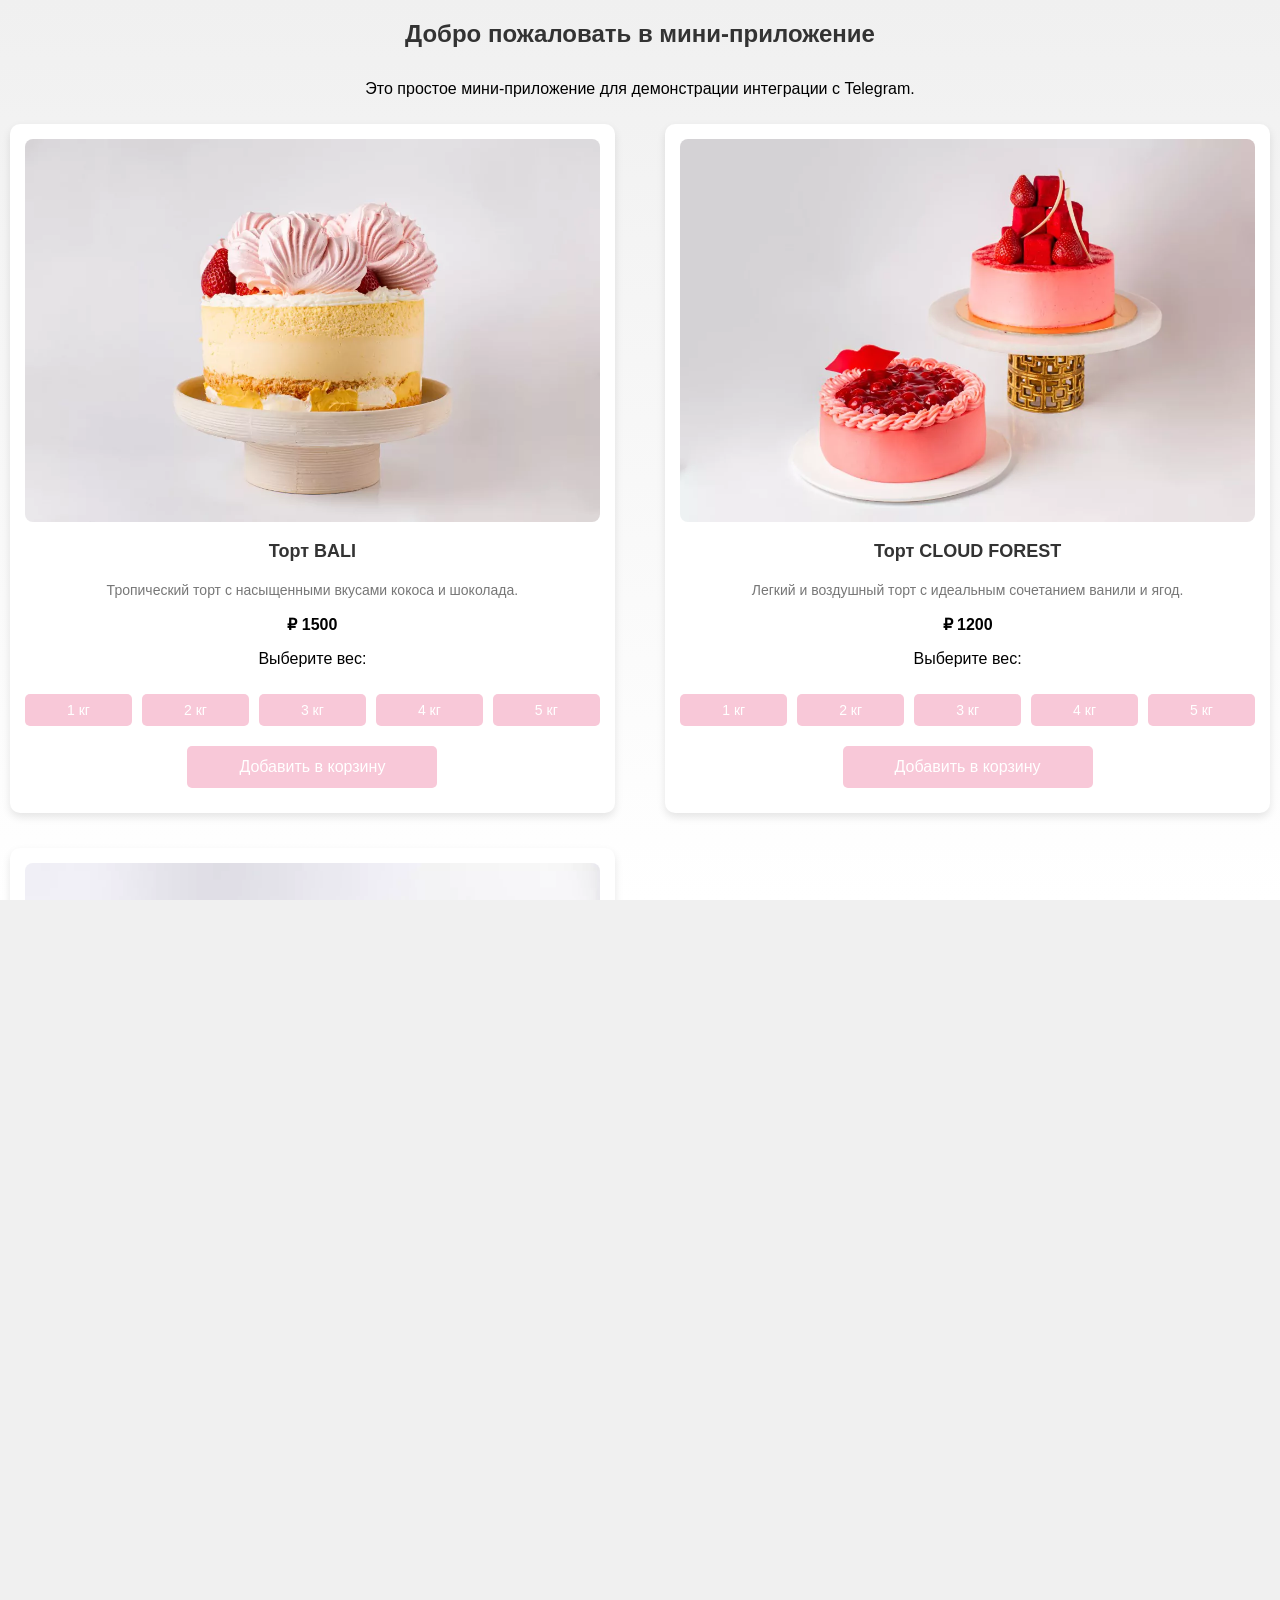
<file: src/main/webapp/index.html>
<!DOCTYPE html>
<html lang="ru">
<head>
    <script src="https://telegram.org/js/telegram-web-app.js"></script>
    <meta charset="UTF-8">
    <meta name="viewport" content="width=device-width, initial-scale=1.0">
    <title>Мини-приложение</title>
    <link rel="stylesheet" href="style.css">
</head>
<body>
<h1>Добро пожаловать в мини-приложение</h1>
<p>Это простое мини-приложение для демонстрации интеграции с Telegram.</p>

<div class="products-container">
    <div class="product" data-id="1" data-name="Торт BALI" data-price="1500">
        <div class="dish__image">
            <img src="img_cake/min_bali-71.jpg.webp" alt="Торт BALI">
        </div>
        <p class="dish__name">Торт BALI</p>
        <p class="product-description">Тропический торт с насыщенными вкусами кокоса и шоколада.</p>
        <p class="product-price">₽ 1500</p>
        <p>Выберите вес:</p>
        <div class="weight-buttons">
            <button class="weight-btn" data-weight="1">1 кг</button>
            <button class="weight-btn" data-weight="2">2 кг</button>
            <button class="weight-btn" data-weight="3">3 кг</button>
            <button class="weight-btn" data-weight="4">4 кг</button>
            <button class="weight-btn" data-weight="5">5 кг</button>
        </div>
        <button class="add-to-cart">Добавить в корзину</button>
    </div>

    <div class="product" data-id="2" data-name="Торт CLOUD FOREST" data-price="1200">
        <div class="dish__image">
            <img src="img_cake/min_cf-180.jpg.webp" alt="Торт CLOUD FOREST">
        </div>
        <p class="dish__name">Торт CLOUD FOREST</p>
        <p class="product-description">Легкий и воздушный торт с идеальным сочетанием ванили и ягод.</p>
        <p class="product-price">₽ 1200</p>
        <p>Выберите вес:</p>
        <div class="weight-buttons">
            <button class="weight-btn" data-weight="1">1 кг</button>
            <button class="weight-btn" data-weight="2">2 кг</button>
            <button class="weight-btn" data-weight="3">3 кг</button>
            <button class="weight-btn" data-weight="4">4 кг</button>
            <button class="weight-btn" data-weight="5">5 кг</button>
        </div>
        <button class="add-to-cart">Добавить в корзину</button>
    </div>
    <div id="toast-container" class="toast-container"></div>

    <div class="product" data-id="3" data-name="Торт MALIBU" data-price="1800">
        <div class="dish__image">
            <img src="img_cake/min_malibu-77.jpg.webp" alt="Торт MALIBU">
        </div>
        <p class="dish__name">Торт MALIBU</p>
        <p class="product-description">Декоративный торт с тропическим акцентом Malibu, с ромом и кокосом.</p>
        <p class="product-price">₽ 1800</p>
        <p>Выберите вес:</p>
        <div class="weight-buttons">
            <button class="weight-btn" data-weight="1">1 кг</button>
            <button class="weight-btn" data-weight="2">2 кг</button>
            <button class="weight-btn" data-weight="3">3 кг</button>
            <button class="weight-btn" data-weight="4">4 кг</button>
            <button class="weight-btn" data-weight="5">5 кг</button>
        </div>
        <button class="add-to-cart">Добавить в корзину</button>
    </div>
</div>

<!-- Кнопка перехода в корзину -->
<div class="cart-button-container">
    <button id="goToCartButton">Перейти в корзину</button>
</div>

<script src="script.js"></script>
</body>
</html>
</file>
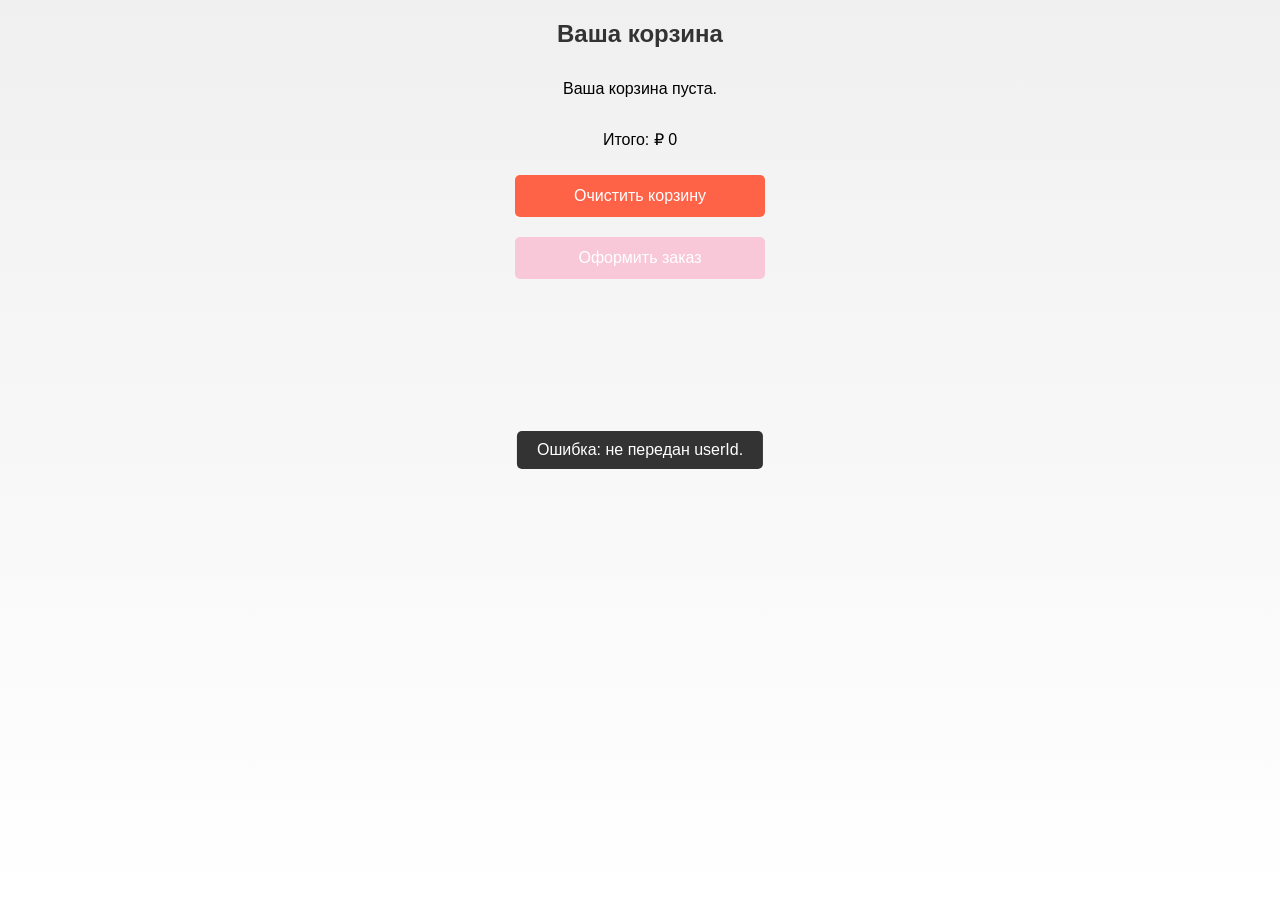
<file: src/main/webapp/cart.html>
<!DOCTYPE html>
<html lang="ru">
<head>
    <meta charset="UTF-8">
    <meta name="viewport" content="width=device-width, initial-scale=1.0">
    <title>Корзина</title>
    <link rel="stylesheet" href="style.css">
</head>
<body>
<h1>Ваша корзина</h1>
<div id="toast-container" class="toast-container"></div>

<!-- Контейнер для отображения товаров в корзине -->
<div id="cart-items-container"></div>

<!-- Общая стоимость -->
<p id="total-price">Итого: ₽ 0</p>

<!-- Кнопка очистки корзины -->
<button id="clearCartButton">Очистить корзину</button>

<!-- Кнопка перехода к оформлению заказа (Checkout) -->
<button id="checkout-button">Оформить заказ</button>

<script src="cart.js"></script>
</body>
</html>
</file>
<file: src/main/webapp/style.css>
/* Основные стили */
body {
    font-family: Arial, sans-serif;
    background-color: #f0f0f0;
    text-align: center;
    margin: 0;
    padding: 0;
    overflow-x: hidden; /* Отключение горизонтального прокручивания */
    display: flex;
    justify-content: flex-start; /* Контент теперь начинается с верхней части */
    flex-direction: column;
    background-image: linear-gradient(to top, #fff, #f0f0f0);
}

/* Обеспечиваем вертикальную прокрутку */
html, body {
    height: 100%;
    overflow-y: auto; /* Обеспечивает вертикальную прокрутку */
    -webkit-overflow-scrolling: touch; /* Для плавной прокрутки на iOS */
}

/* Заголовок */
h1 {
    color: #333;
    margin-top: 20px;
    font-size: 24px;
    animation: fadeIn 1s ease-out;
}

/* Кнопки */
button, .add-to-cart {
    padding: 12px 20px;
    font-size: 16px;
    color: white;
    background-color: #f8c8d8; /* Пастельно-розовый цвет */
    border: none;
    border-radius: 5px;
    cursor: pointer;
    display: grid;
    width: 100%;
    max-width: 250px;
    margin: 10px auto;
    transition: background-color 0.3s ease, transform 0.2s ease;
}

/* Кнопка с анимацией при наведении */
button:hover, .add-to-cart:hover {
    background-color: #f8a0b1; /* Более яркий розовый при наведении */
    transform: scale(1.05);
}

/* Кнопка очистки корзины */
#clearCartButton {
    background-color: #ff6347; /* Оранжево-красный для очистки корзины */
}

#clearCartButton:hover {
    background-color: #f44336; /* Ярко-красный цвет при наведении */
}

/* Кнопка перехода в корзину */
#goToCartButton {
    background-color: #ff69b4; /* Ярко-розовый для кнопки перехода в корзину */
}

/* Кнопки выбора веса */
.weight-btn {
    padding: 8px 16px;
    font-size: 14px;
    background-color: #f8c8d8;
    border: none;
    border-radius: 5px;
    cursor: pointer;
    transition: background-color 0.3s ease, transform 0.2s ease;
}

.weight-btn:hover {
    background-color: #f8a0b1;
    transform: scale(1.05);
}

/* Подсветка выбранной кнопки */
.weight-btn.selected {
    background-color: #ff69b4; /* Ярко-розовый цвет для выделенной кнопки */
    color: white;
}

/* Продукты */
.products-container {
    display: flex;
    flex-wrap: wrap;
    justify-content: space-between;
    padding: 10px;
    gap: 15px;
    animation: fadeInUp 1s ease-out;
}

/* Продукт */
.product {
    background-color: #fff;
    border-radius: 10px;
    box-shadow: 0 4px 8px rgba(0, 0, 0, 0.1);
    width: 48%;
    padding: 15px;
    margin-bottom: 20px;
    text-align: center;
    box-sizing: border-box;
    transition: transform 0.3s ease;
}

.product:hover {
    transform: translateY(-5px);
}

/* Изображение блюда */
.dish__image img {
    width: 100%;
    height: auto;
    border-radius: 8px;
    transition: transform 0.3s ease;
}

.dish__image img:hover {
    transform: scale(1.05);
}

/* Название блюда */
.dish__name {
    font-size: 18px;
    font-weight: bold;
    margin-top: 15px;
    color: #333;
    transition: color 0.3s ease;
}

.dish__name:hover {
    color: #ff69b4;
}

/* Описание товара */
.product-description {
    font-size: 14px;
    color: #777;
    margin-top: 10px;
    line-height: 1.5;
}

/* Цена */
.product-price {
    font-size: 16px;
    color: #000000;
    font-weight: bold;
    margin-top: 10px;
}

/* Кнопки выбора веса */
.weight-buttons {
    display: flex;
    justify-content: center;
    gap: 10px;
    margin-top: 10px;
}

/* Анимации */
@keyframes fadeIn {
    from {
        opacity: 0;
    }
    to {
        opacity: 1;
    }
}

@keyframes fadeInUp {
    from {
        opacity: 0;
        transform: translateY(20px);
    }
    to {
        opacity: 1;
        transform: translateY(0);
    }
}

/* Мобильные стили */
@media (max-width: 767px) {
    body {
        padding: 20px;
        font-size: 14px;
    }

    h1 {
        font-size: 22px;
    }

    button, .add-to-cart {
        font-size: 14px;
    }

    .product {
        width: 100%;
        margin-bottom: 20px;
    }

    .products-container {
        flex-direction: column;
        gap: 20px;
    }

    .dish__image img {
        width: 100%;
    }

    .cart-item .cart-item-remove {
        max-width: 120px;
        margin: 10px auto;
        border-radius: 25px;
    }
}

/* Оформление для кнопки удаления из корзины */
.cart-item .cart-item-remove {
    background-color: #ff6347;
    width: 100%;
    max-width: 150px;
    margin: 20px auto;
    border-radius: 25px;
    transition: background-color 0.3s ease, transform 0.2s ease;
}

.cart-item .cart-item-remove:hover {
    background-color: #f44336;
    transform: scale(1.05);
}
.toast-container {
    position: fixed;
    top: 50%;
    left: 50%;
    transform: translate(-50%, -50%); /* Центрируем */
    z-index: 1000;
    display: flex;
    flex-direction: column; /* Располагаем сообщения вертикально */
    align-items: center; /* Центрируем сообщения по горизонтали */
}

.toast {
    background-color: #333;
    color: white;
    padding: 10px 20px;
    border-radius: 5px;
    margin: 5px 0;
    opacity: 0;
    transition: opacity 0.5s ease-in-out;
    transform: translateX(100%);
}

.toast.show {
    opacity: 1;
    transform: translateX(0);
}
</file>
